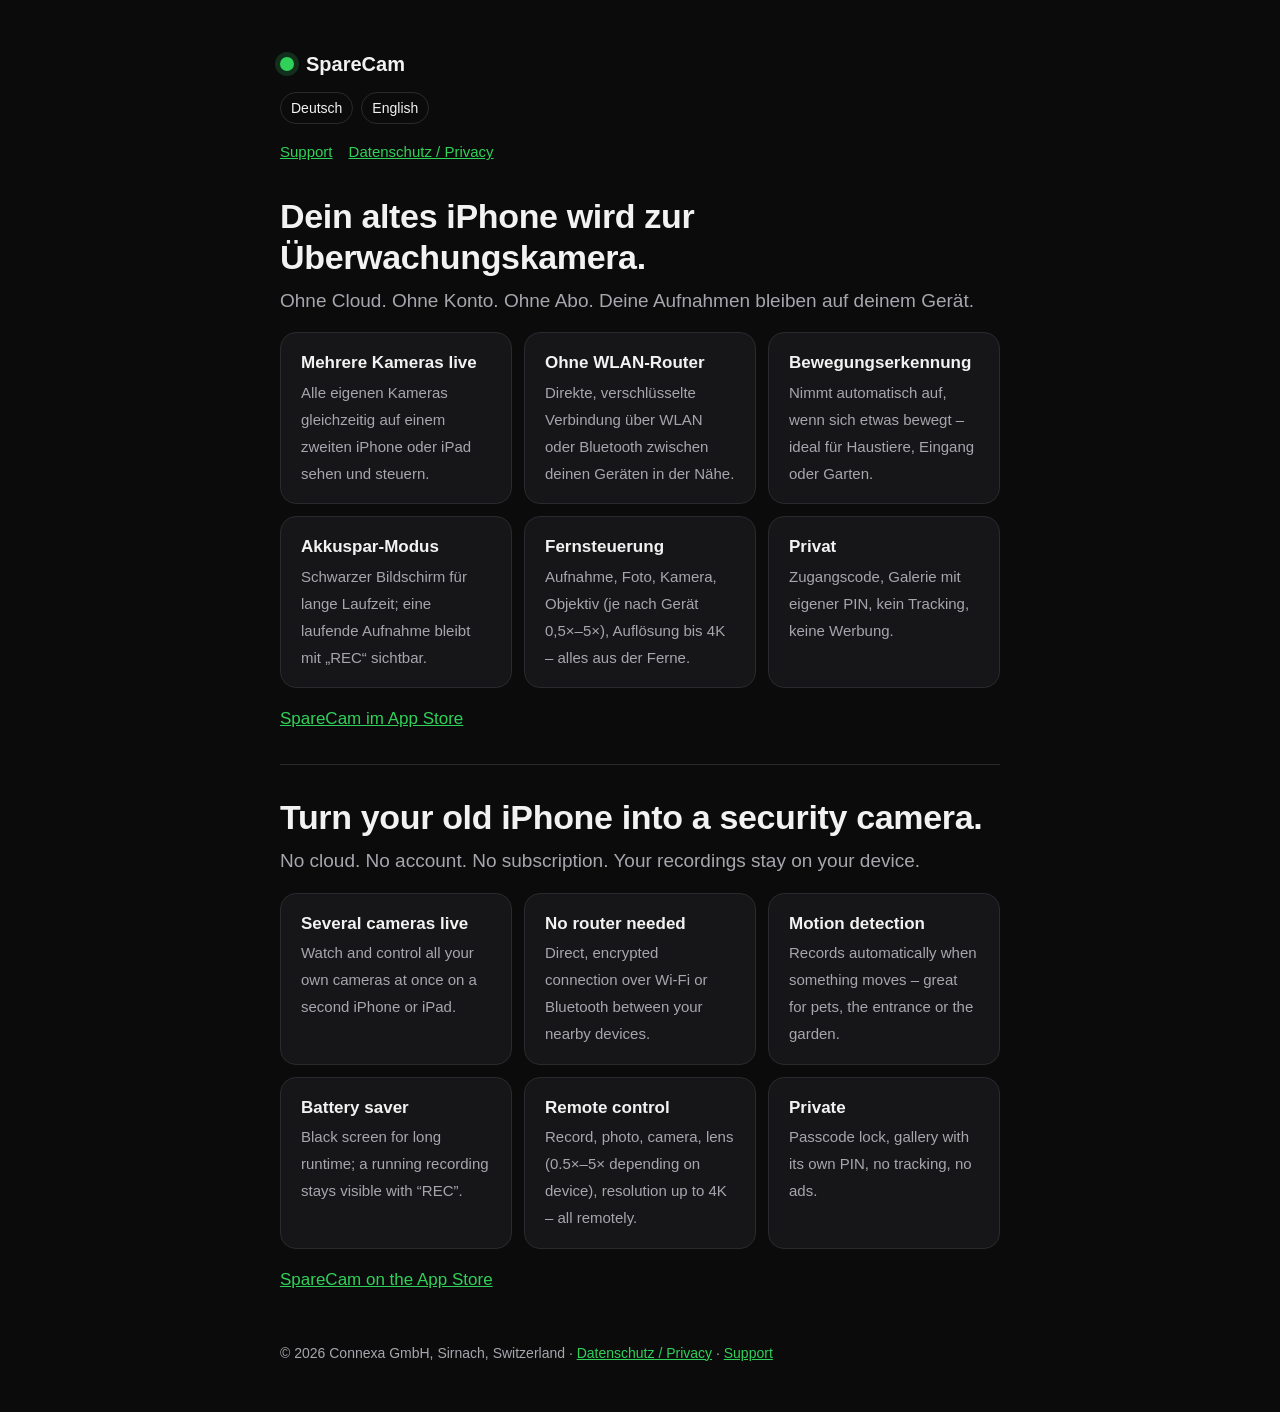
<file: index.html>
<!doctype html>
<html lang="de">
<head>
<meta charset="utf-8">
<meta name="viewport" content="width=device-width, initial-scale=1">
<title>SpareCam – Überwachungskamera aus deinem alten iPhone</title>
<meta name="description" content="SpareCam macht aus einem alten iPhone oder iPad eine Überwachungs- und Haustierkamera. Ohne Cloud, ohne Konto, ohne Abo.">
<link rel="stylesheet" href="style.css">
</head>
<body>
<header>
  <div class="brand"><span class="dot"></span>SpareCam</div>
  <div class="lang"><a href="#de">Deutsch</a><a href="#en">English</a></div>
  <nav><a href="support.html">Support</a><a href="privacy.html">Datenschutz / Privacy</a></nav>
</header>
<main>
<section id="de">
  <h1>Dein altes iPhone wird zur Überwachungskamera.</h1>
  <p class="lede">Ohne Cloud. Ohne Konto. Ohne Abo. Deine Aufnahmen bleiben auf deinem Gerät.</p>
  <div class="grid">
    <div class="card"><b>Mehrere Kameras live</b><span class="muted">Alle eigenen Kameras gleichzeitig auf einem zweiten iPhone oder iPad sehen und steuern.</span></div>
    <div class="card"><b>Ohne WLAN-Router</b><span class="muted">Direkte, verschlüsselte Verbindung über WLAN oder Bluetooth zwischen deinen Geräten in der Nähe.</span></div>
    <div class="card"><b>Bewegungserkennung</b><span class="muted">Nimmt automatisch auf, wenn sich etwas bewegt – ideal für Haustiere, Eingang oder Garten.</span></div>
    <div class="card"><b>Akkuspar-Modus</b><span class="muted">Schwarzer Bildschirm für lange Laufzeit; eine laufende Aufnahme bleibt mit „REC“ sichtbar.</span></div>
    <div class="card"><b>Fernsteuerung</b><span class="muted">Aufnahme, Foto, Kamera, Objektiv (je nach Gerät 0,5×–5×), Auflösung bis 4K – alles aus der Ferne.</span></div>
    <div class="card"><b>Privat</b><span class="muted">Zugangscode, Galerie mit eigener PIN, kein Tracking, keine Werbung.</span></div>
  </div>
  <p><a href="https://apps.apple.com/app/id6831647697">SpareCam im App Store</a></p>
</section>
<section id="en" class="l">
  <h1>Turn your old iPhone into a security camera.</h1>
  <p class="lede">No cloud. No account. No subscription. Your recordings stay on your device.</p>
  <div class="grid">
    <div class="card"><b>Several cameras live</b><span class="muted">Watch and control all your own cameras at once on a second iPhone or iPad.</span></div>
    <div class="card"><b>No router needed</b><span class="muted">Direct, encrypted connection over Wi-Fi or Bluetooth between your nearby devices.</span></div>
    <div class="card"><b>Motion detection</b><span class="muted">Records automatically when something moves – great for pets, the entrance or the garden.</span></div>
    <div class="card"><b>Battery saver</b><span class="muted">Black screen for long runtime; a running recording stays visible with “REC”.</span></div>
    <div class="card"><b>Remote control</b><span class="muted">Record, photo, camera, lens (0.5×–5× depending on device), resolution up to 4K – all remotely.</span></div>
    <div class="card"><b>Private</b><span class="muted">Passcode lock, gallery with its own PIN, no tracking, no ads.</span></div>
  </div>
  <p><a href="https://apps.apple.com/app/id6831647697">SpareCam on the App Store</a></p>
</section>
</main>
<footer>© 2026 Connexa GmbH, Sirnach, Switzerland · <a href="privacy.html">Datenschutz / Privacy</a> · <a href="support.html">Support</a></footer>
</body>
</html>
</file>
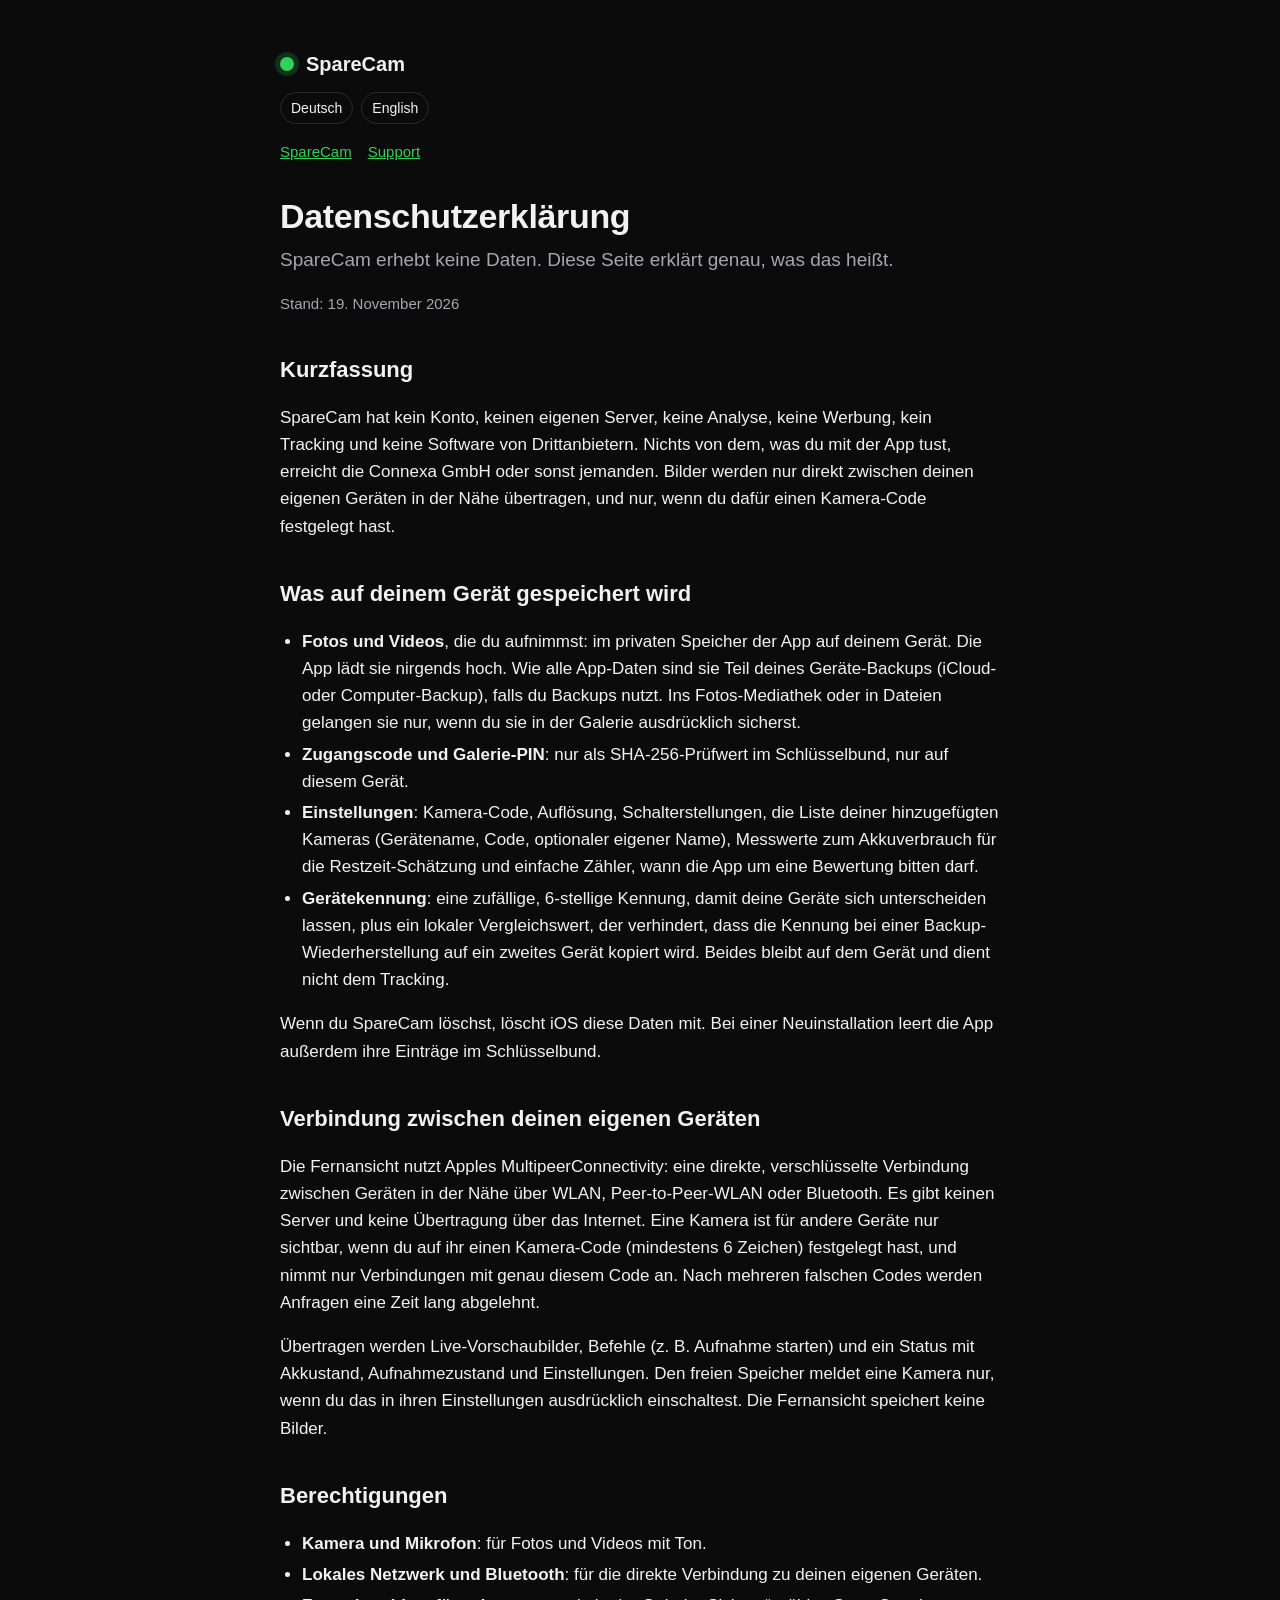
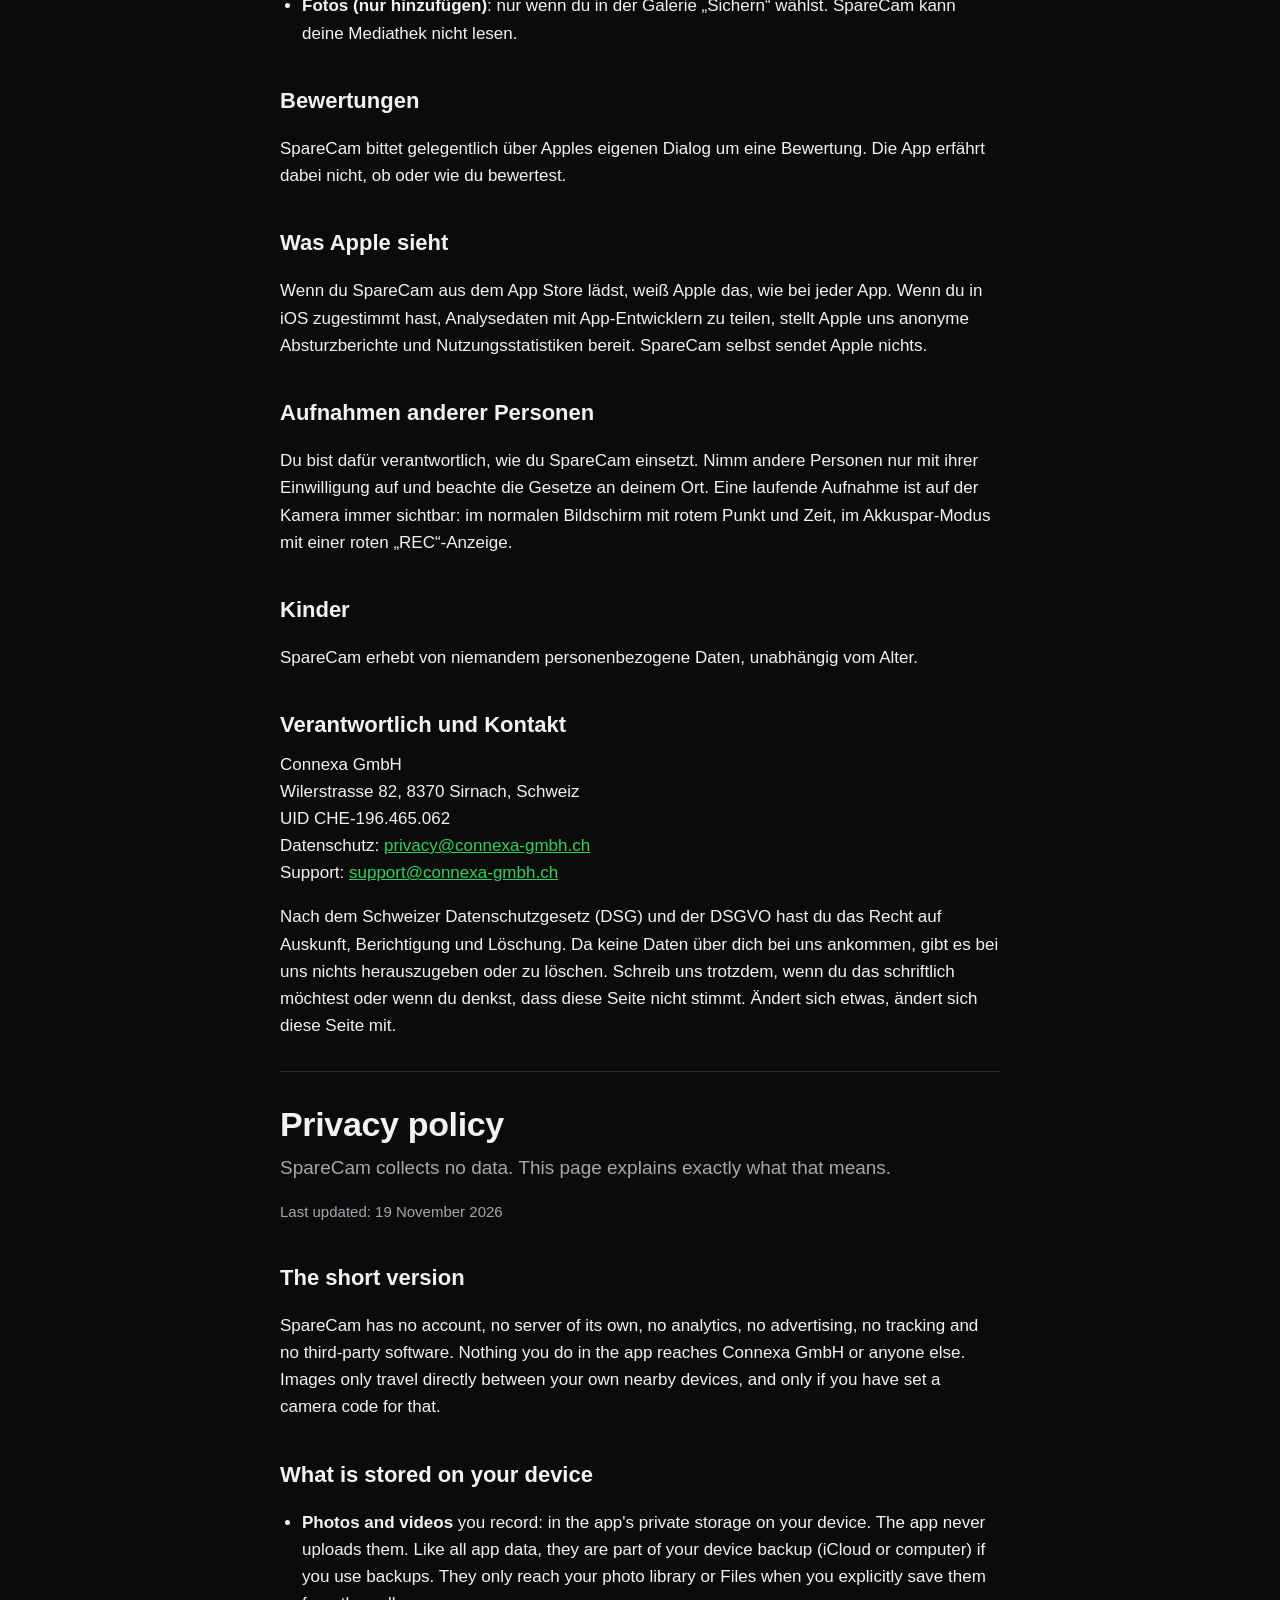
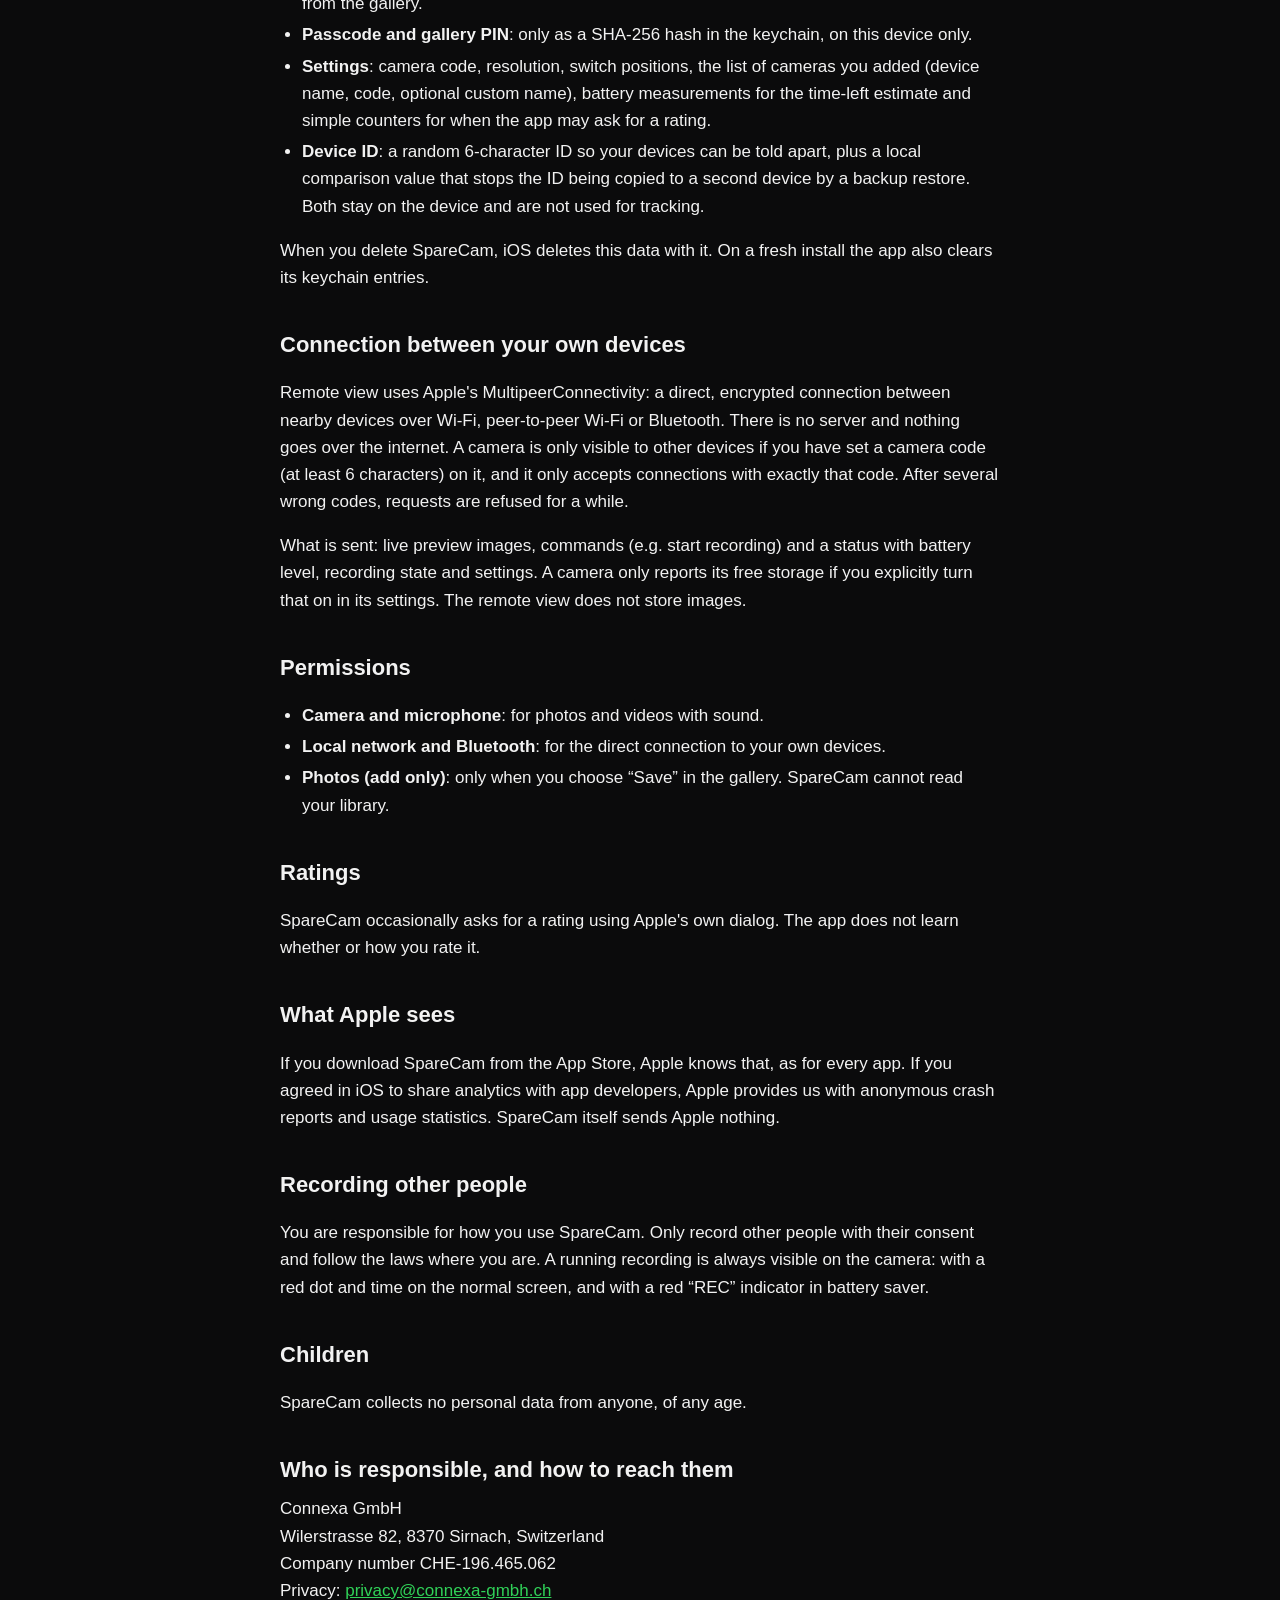
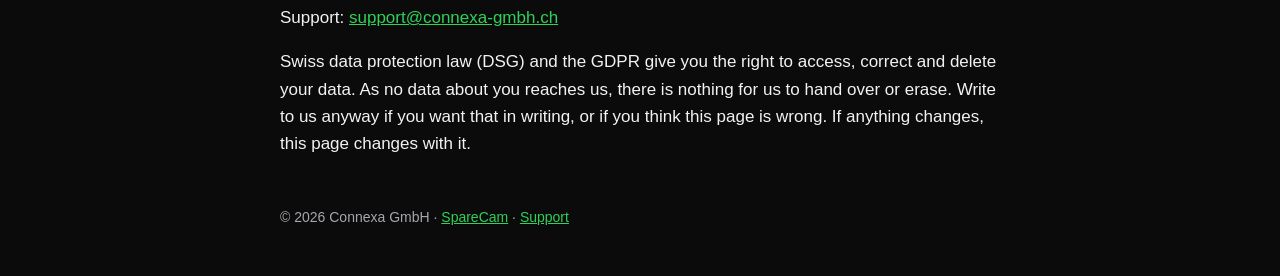
<file: privacy.html>
<!doctype html>
<html lang="de">
<head>
<meta charset="utf-8">
<meta name="viewport" content="width=device-width, initial-scale=1">
<title>SpareCam – Datenschutz / Privacy</title>
<meta name="description" content="SpareCam erhebt keine Daten. Diese Seite erklärt genau, was das heißt.">
<link rel="stylesheet" href="style.css">
</head>
<body>
<header>
  <div class="brand"><span class="dot"></span>SpareCam</div>
  <div class="lang"><a href="#de">Deutsch</a><a href="#en">English</a></div>
  <nav><a href="index.html">SpareCam</a><a href="support.html">Support</a></nav>
</header>
<main>
<section id="de">
  <h1>Datenschutzerklärung</h1>
  <p class="lede">SpareCam erhebt keine Daten. Diese Seite erklärt genau, was das heißt.</p>
  <p class="muted">Stand: 19. November 2026</p>

  <h2>Kurzfassung</h2>
  <p>SpareCam hat kein Konto, keinen eigenen Server, keine Analyse, keine Werbung, kein Tracking und keine Software von Drittanbietern. Nichts von dem, was du mit der App tust, erreicht die Connexa GmbH oder sonst jemanden. Bilder werden nur direkt zwischen deinen eigenen Geräten in der Nähe übertragen, und nur, wenn du dafür einen Kamera-Code festgelegt hast.</p>

  <h2>Was auf deinem Gerät gespeichert wird</h2>
  <ul>
    <li><b>Fotos und Videos</b>, die du aufnimmst: im privaten Speicher der App auf deinem Gerät. Die App lädt sie nirgends hoch. Wie alle App-Daten sind sie Teil deines Geräte-Backups (iCloud- oder Computer-Backup), falls du Backups nutzt. Ins Fotos-Mediathek oder in Dateien gelangen sie nur, wenn du sie in der Galerie ausdrücklich sicherst.</li>
    <li><b>Zugangscode und Galerie-PIN</b>: nur als SHA-256-Prüfwert im Schlüsselbund, nur auf diesem Gerät.</li>
    <li><b>Einstellungen</b>: Kamera-Code, Auflösung, Schalterstellungen, die Liste deiner hinzugefügten Kameras (Gerätename, Code, optionaler eigener Name), Messwerte zum Akkuverbrauch für die Restzeit-Schätzung und einfache Zähler, wann die App um eine Bewertung bitten darf.</li>
    <li><b>Gerätekennung</b>: eine zufällige, 6-stellige Kennung, damit deine Geräte sich unterscheiden lassen, plus ein lokaler Vergleichswert, der verhindert, dass die Kennung bei einer Backup-Wiederherstellung auf ein zweites Gerät kopiert wird. Beides bleibt auf dem Gerät und dient nicht dem Tracking.</li>
  </ul>
  <p>Wenn du SpareCam löschst, löscht iOS diese Daten mit. Bei einer Neuinstallation leert die App außerdem ihre Einträge im Schlüsselbund.</p>

  <h2>Verbindung zwischen deinen eigenen Geräten</h2>
  <p>Die Fernansicht nutzt Apples MultipeerConnectivity: eine direkte, verschlüsselte Verbindung zwischen Geräten in der Nähe über WLAN, Peer-to-Peer-WLAN oder Bluetooth. Es gibt keinen Server und keine Übertragung über das Internet. Eine Kamera ist für andere Geräte nur sichtbar, wenn du auf ihr einen Kamera-Code (mindestens 6 Zeichen) festgelegt hast, und nimmt nur Verbindungen mit genau diesem Code an. Nach mehreren falschen Codes werden Anfragen eine Zeit lang abgelehnt.</p>
  <p>Übertragen werden Live-Vorschaubilder, Befehle (z.&nbsp;B. Aufnahme starten) und ein Status mit Akkustand, Aufnahmezustand und Einstellungen. Den freien Speicher meldet eine Kamera nur, wenn du das in ihren Einstellungen ausdrücklich einschaltest. Die Fernansicht speichert keine Bilder.</p>

  <h2>Berechtigungen</h2>
  <ul>
    <li><b>Kamera und Mikrofon</b>: für Fotos und Videos mit Ton.</li>
    <li><b>Lokales Netzwerk und Bluetooth</b>: für die direkte Verbindung zu deinen eigenen Geräten.</li>
    <li><b>Fotos (nur hinzufügen)</b>: nur wenn du in der Galerie „Sichern“ wählst. SpareCam kann deine Mediathek nicht lesen.</li>
  </ul>

  <h2>Bewertungen</h2>
  <p>SpareCam bittet gelegentlich über Apples eigenen Dialog um eine Bewertung. Die App erfährt dabei nicht, ob oder wie du bewertest.</p>

  <h2>Was Apple sieht</h2>
  <p>Wenn du SpareCam aus dem App Store lädst, weiß Apple das, wie bei jeder App. Wenn du in iOS zugestimmt hast, Analysedaten mit App-Entwicklern zu teilen, stellt Apple uns anonyme Absturzberichte und Nutzungsstatistiken bereit. SpareCam selbst sendet Apple nichts.</p>

  <h2>Aufnahmen anderer Personen</h2>
  <p>Du bist dafür verantwortlich, wie du SpareCam einsetzt. Nimm andere Personen nur mit ihrer Einwilligung auf und beachte die Gesetze an deinem Ort. Eine laufende Aufnahme ist auf der Kamera immer sichtbar: im normalen Bildschirm mit rotem Punkt und Zeit, im Akkuspar-Modus mit einer roten „REC“-Anzeige.</p>

  <h2>Kinder</h2>
  <p>SpareCam erhebt von niemandem personenbezogene Daten, unabhängig vom Alter.</p>

  <h2>Verantwortlich und Kontakt</h2>
  <address>Connexa GmbH<br>Wilerstrasse 82, 8370 Sirnach, Schweiz<br>UID CHE-196.465.062<br>Datenschutz: <a href="mailto:privacy@connexa-gmbh.ch">privacy@connexa-gmbh.ch</a><br>Support: <a href="mailto:support@connexa-gmbh.ch">support@connexa-gmbh.ch</a></address>
  <p>Nach dem Schweizer Datenschutzgesetz (DSG) und der DSGVO hast du das Recht auf Auskunft, Berichtigung und Löschung. Da keine Daten über dich bei uns ankommen, gibt es bei uns nichts herauszugeben oder zu löschen. Schreib uns trotzdem, wenn du das schriftlich möchtest oder wenn du denkst, dass diese Seite nicht stimmt. Ändert sich etwas, ändert sich diese Seite mit.</p>
</section>

<section id="en" class="l">
  <h1>Privacy policy</h1>
  <p class="lede">SpareCam collects no data. This page explains exactly what that means.</p>
  <p class="muted">Last updated: 19 November 2026</p>

  <h2>The short version</h2>
  <p>SpareCam has no account, no server of its own, no analytics, no advertising, no tracking and no third-party software. Nothing you do in the app reaches Connexa GmbH or anyone else. Images only travel directly between your own nearby devices, and only if you have set a camera code for that.</p>

  <h2>What is stored on your device</h2>
  <ul>
    <li><b>Photos and videos</b> you record: in the app's private storage on your device. The app never uploads them. Like all app data, they are part of your device backup (iCloud or computer) if you use backups. They only reach your photo library or Files when you explicitly save them from the gallery.</li>
    <li><b>Passcode and gallery PIN</b>: only as a SHA-256 hash in the keychain, on this device only.</li>
    <li><b>Settings</b>: camera code, resolution, switch positions, the list of cameras you added (device name, code, optional custom name), battery measurements for the time-left estimate and simple counters for when the app may ask for a rating.</li>
    <li><b>Device ID</b>: a random 6-character ID so your devices can be told apart, plus a local comparison value that stops the ID being copied to a second device by a backup restore. Both stay on the device and are not used for tracking.</li>
  </ul>
  <p>When you delete SpareCam, iOS deletes this data with it. On a fresh install the app also clears its keychain entries.</p>

  <h2>Connection between your own devices</h2>
  <p>Remote view uses Apple's MultipeerConnectivity: a direct, encrypted connection between nearby devices over Wi-Fi, peer-to-peer Wi-Fi or Bluetooth. There is no server and nothing goes over the internet. A camera is only visible to other devices if you have set a camera code (at least 6 characters) on it, and it only accepts connections with exactly that code. After several wrong codes, requests are refused for a while.</p>
  <p>What is sent: live preview images, commands (e.g. start recording) and a status with battery level, recording state and settings. A camera only reports its free storage if you explicitly turn that on in its settings. The remote view does not store images.</p>

  <h2>Permissions</h2>
  <ul>
    <li><b>Camera and microphone</b>: for photos and videos with sound.</li>
    <li><b>Local network and Bluetooth</b>: for the direct connection to your own devices.</li>
    <li><b>Photos (add only)</b>: only when you choose “Save” in the gallery. SpareCam cannot read your library.</li>
  </ul>

  <h2>Ratings</h2>
  <p>SpareCam occasionally asks for a rating using Apple's own dialog. The app does not learn whether or how you rate it.</p>

  <h2>What Apple sees</h2>
  <p>If you download SpareCam from the App Store, Apple knows that, as for every app. If you agreed in iOS to share analytics with app developers, Apple provides us with anonymous crash reports and usage statistics. SpareCam itself sends Apple nothing.</p>

  <h2>Recording other people</h2>
  <p>You are responsible for how you use SpareCam. Only record other people with their consent and follow the laws where you are. A running recording is always visible on the camera: with a red dot and time on the normal screen, and with a red “REC” indicator in battery saver.</p>

  <h2>Children</h2>
  <p>SpareCam collects no personal data from anyone, of any age.</p>

  <h2>Who is responsible, and how to reach them</h2>
  <address>Connexa GmbH<br>Wilerstrasse 82, 8370 Sirnach, Switzerland<br>Company number CHE-196.465.062<br>Privacy: <a href="mailto:privacy@connexa-gmbh.ch">privacy@connexa-gmbh.ch</a><br>Support: <a href="mailto:support@connexa-gmbh.ch">support@connexa-gmbh.ch</a></address>
  <p>Swiss data protection law (DSG) and the GDPR give you the right to access, correct and delete your data. As no data about you reaches us, there is nothing for us to hand over or erase. Write to us anyway if you want that in writing, or if you think this page is wrong. If anything changes, this page changes with it.</p>
</section>
</main>
<footer>© 2026 Connexa GmbH · <a href="index.html">SpareCam</a> · <a href="support.html">Support</a></footer>
</body>
</html>
</file>
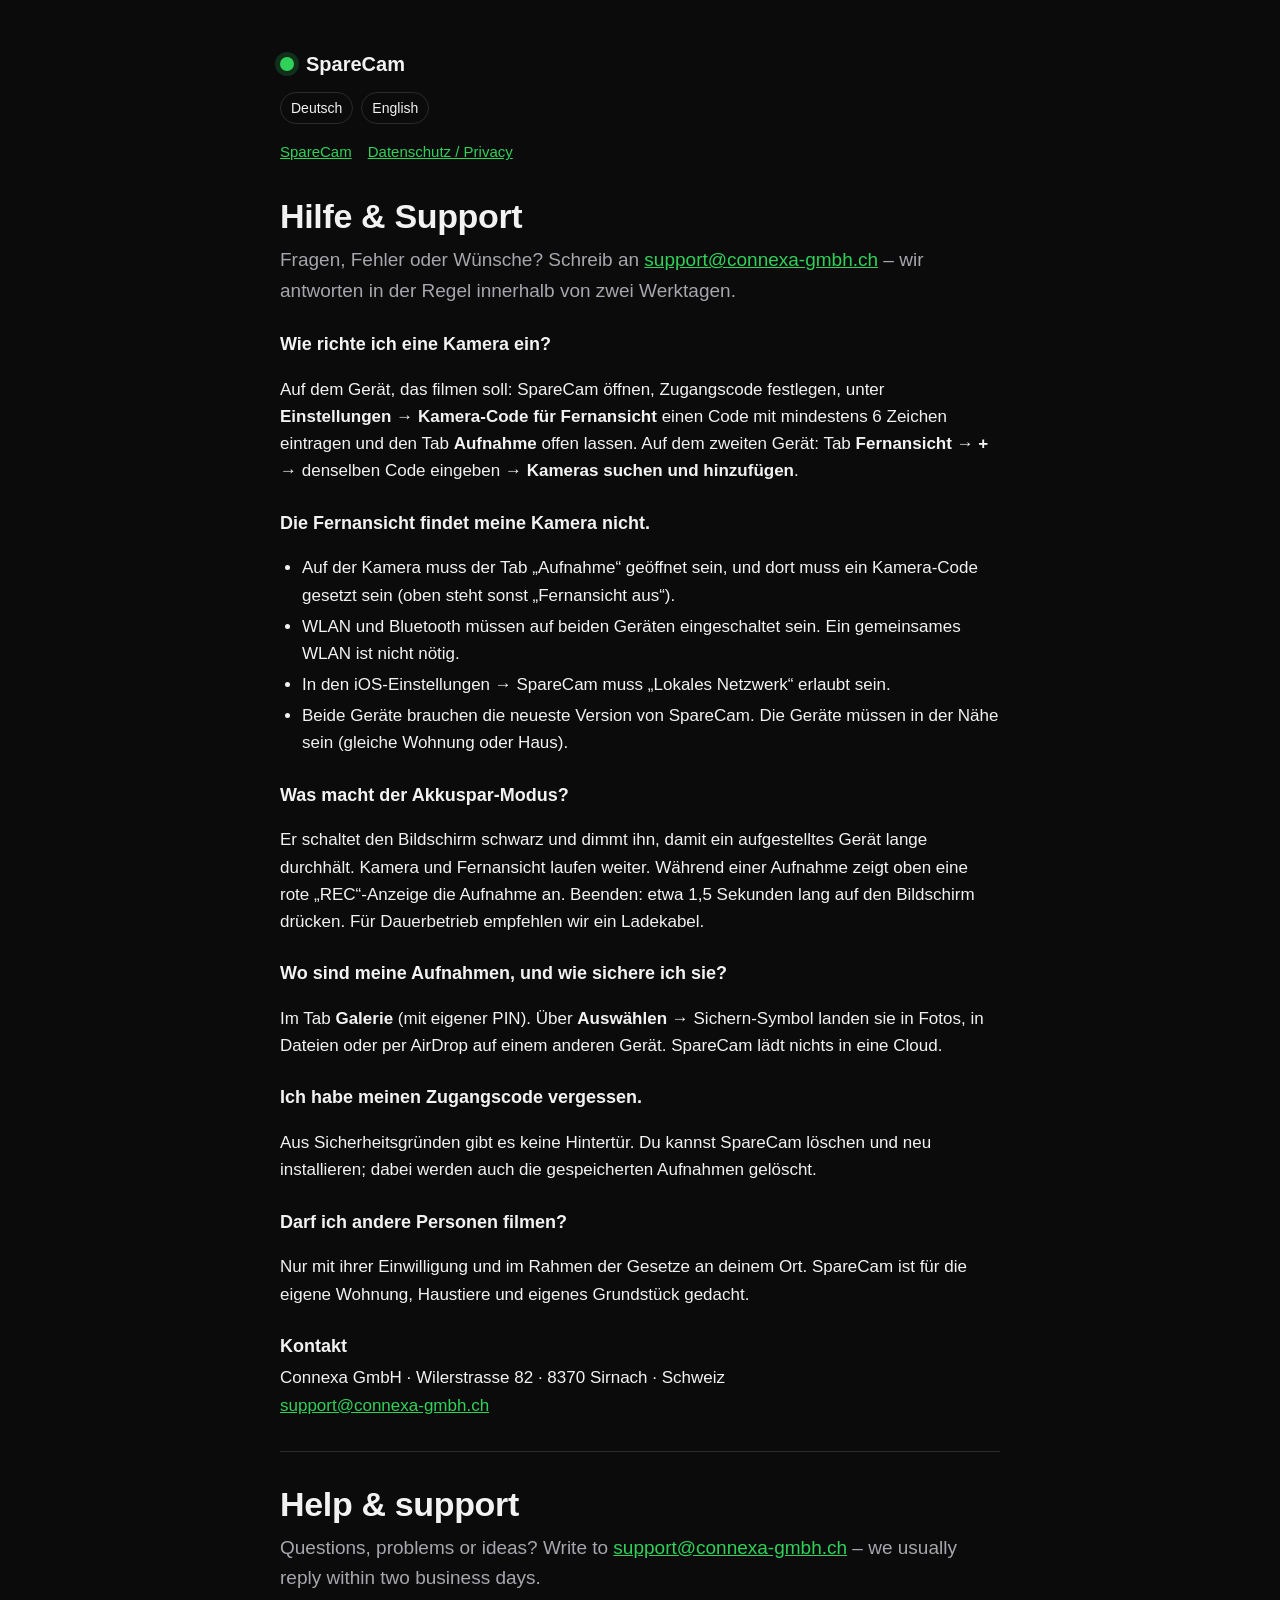
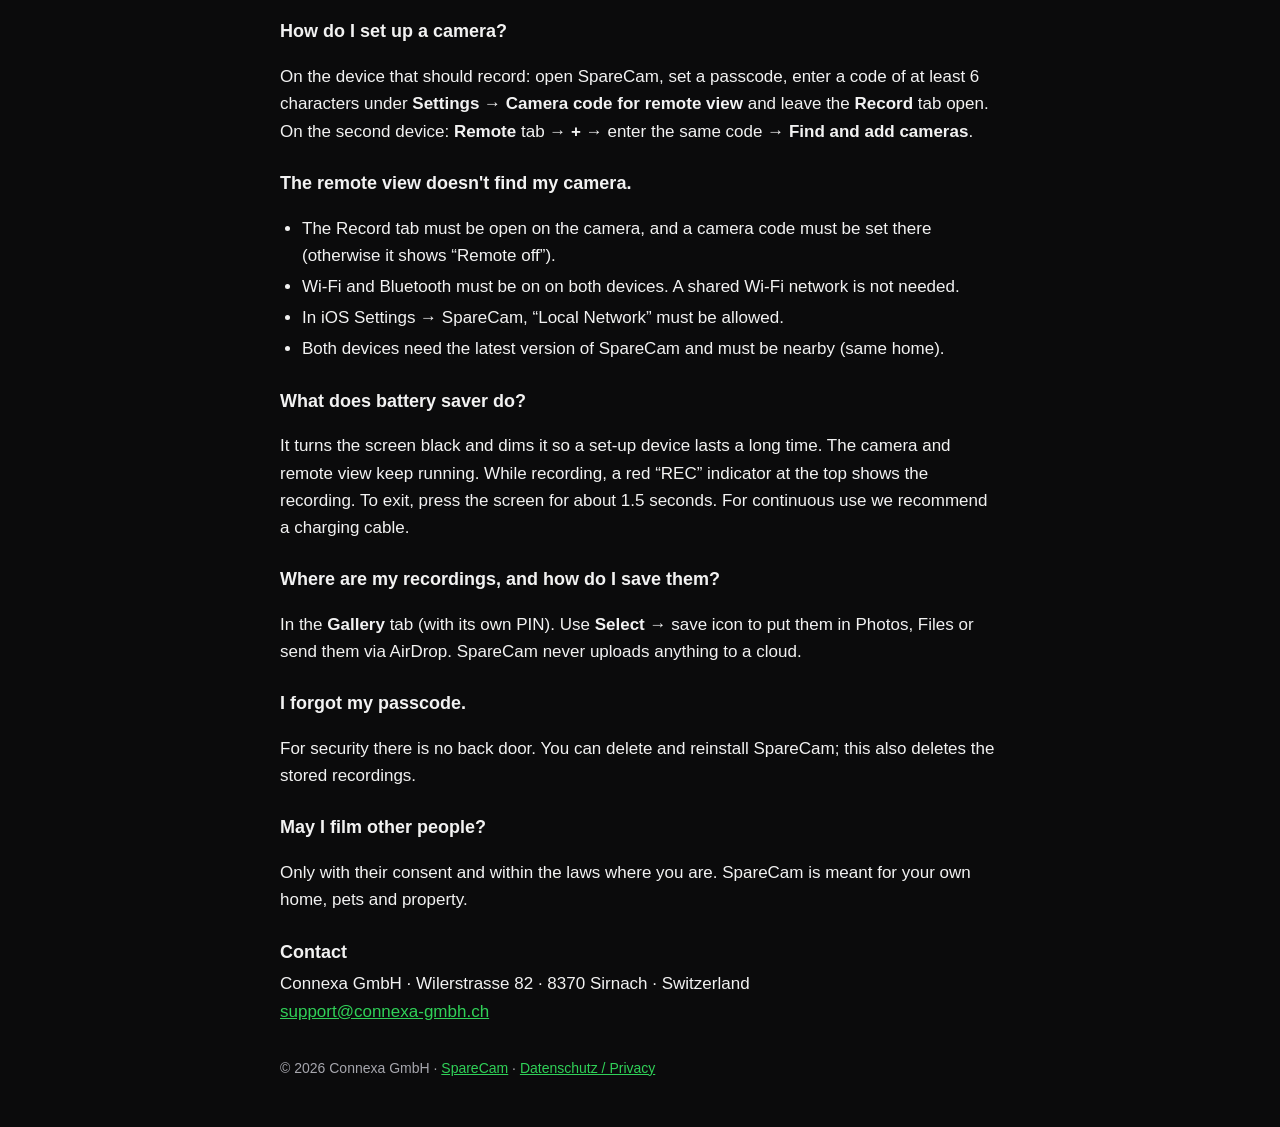
<file: support.html>
<!doctype html>
<html lang="de">
<head>
<meta charset="utf-8">
<meta name="viewport" content="width=device-width, initial-scale=1">
<title>SpareCam – Hilfe & Support</title>
<meta name="description" content="Antworten zu SpareCam: Kamera einrichten, Fernansicht verbinden, Akkuspar-Modus, Aufnahmen sichern.">
<link rel="stylesheet" href="style.css">
</head>
<body>
<header>
  <div class="brand"><span class="dot"></span>SpareCam</div>
  <div class="lang"><a href="#de">Deutsch</a><a href="#en">English</a></div>
  <nav><a href="index.html">SpareCam</a><a href="privacy.html">Datenschutz / Privacy</a></nav>
</header>
<main>
<section id="de">
  <h1>Hilfe &amp; Support</h1>
  <p class="lede">Fragen, Fehler oder Wünsche? Schreib an <a href="mailto:support@connexa-gmbh.ch">support@connexa-gmbh.ch</a> – wir antworten in der Regel innerhalb von zwei Werktagen.</p>

  <h3>Wie richte ich eine Kamera ein?</h3>
  <p>Auf dem Gerät, das filmen soll: SpareCam öffnen, Zugangscode festlegen, unter <b>Einstellungen → Kamera-Code für Fernansicht</b> einen Code mit mindestens 6 Zeichen eintragen und den Tab <b>Aufnahme</b> offen lassen. Auf dem zweiten Gerät: Tab <b>Fernansicht</b> → <b>+</b> → denselben Code eingeben → <b>Kameras suchen und hinzufügen</b>.</p>

  <h3>Die Fernansicht findet meine Kamera nicht.</h3>
  <ul>
    <li>Auf der Kamera muss der Tab „Aufnahme“ geöffnet sein, und dort muss ein Kamera-Code gesetzt sein (oben steht sonst „Fernansicht aus“).</li>
    <li>WLAN und Bluetooth müssen auf beiden Geräten eingeschaltet sein. Ein gemeinsames WLAN ist nicht nötig.</li>
    <li>In den iOS-Einstellungen → SpareCam muss „Lokales Netzwerk“ erlaubt sein.</li>
    <li>Beide Geräte brauchen die neueste Version von SpareCam. Die Geräte müssen in der Nähe sein (gleiche Wohnung oder Haus).</li>
  </ul>

  <h3>Was macht der Akkuspar-Modus?</h3>
  <p>Er schaltet den Bildschirm schwarz und dimmt ihn, damit ein aufgestelltes Gerät lange durchhält. Kamera und Fernansicht laufen weiter. Während einer Aufnahme zeigt oben eine rote „REC“-Anzeige die Aufnahme an. Beenden: etwa 1,5 Sekunden lang auf den Bildschirm drücken. Für Dauerbetrieb empfehlen wir ein Ladekabel.</p>

  <h3>Wo sind meine Aufnahmen, und wie sichere ich sie?</h3>
  <p>Im Tab <b>Galerie</b> (mit eigener PIN). Über <b>Auswählen</b> → Sichern-Symbol landen sie in Fotos, in Dateien oder per AirDrop auf einem anderen Gerät. SpareCam lädt nichts in eine Cloud.</p>

  <h3>Ich habe meinen Zugangscode vergessen.</h3>
  <p>Aus Sicherheitsgründen gibt es keine Hintertür. Du kannst SpareCam löschen und neu installieren; dabei werden auch die gespeicherten Aufnahmen gelöscht.</p>

  <h3>Darf ich andere Personen filmen?</h3>
  <p>Nur mit ihrer Einwilligung und im Rahmen der Gesetze an deinem Ort. SpareCam ist für die eigene Wohnung, Haustiere und eigenes Grundstück gedacht.</p>

  <h3>Kontakt</h3>
  <address>Connexa GmbH · Wilerstrasse 82 · 8370 Sirnach · Schweiz<br><a href="mailto:support@connexa-gmbh.ch">support@connexa-gmbh.ch</a></address>
</section>

<section id="en" class="l">
  <h1>Help &amp; support</h1>
  <p class="lede">Questions, problems or ideas? Write to <a href="mailto:support@connexa-gmbh.ch">support@connexa-gmbh.ch</a> – we usually reply within two business days.</p>

  <h3>How do I set up a camera?</h3>
  <p>On the device that should record: open SpareCam, set a passcode, enter a code of at least 6 characters under <b>Settings → Camera code for remote view</b> and leave the <b>Record</b> tab open. On the second device: <b>Remote</b> tab → <b>+</b> → enter the same code → <b>Find and add cameras</b>.</p>

  <h3>The remote view doesn't find my camera.</h3>
  <ul>
    <li>The Record tab must be open on the camera, and a camera code must be set there (otherwise it shows “Remote off”).</li>
    <li>Wi-Fi and Bluetooth must be on on both devices. A shared Wi-Fi network is not needed.</li>
    <li>In iOS Settings → SpareCam, “Local Network” must be allowed.</li>
    <li>Both devices need the latest version of SpareCam and must be nearby (same home).</li>
  </ul>

  <h3>What does battery saver do?</h3>
  <p>It turns the screen black and dims it so a set-up device lasts a long time. The camera and remote view keep running. While recording, a red “REC” indicator at the top shows the recording. To exit, press the screen for about 1.5 seconds. For continuous use we recommend a charging cable.</p>

  <h3>Where are my recordings, and how do I save them?</h3>
  <p>In the <b>Gallery</b> tab (with its own PIN). Use <b>Select</b> → save icon to put them in Photos, Files or send them via AirDrop. SpareCam never uploads anything to a cloud.</p>

  <h3>I forgot my passcode.</h3>
  <p>For security there is no back door. You can delete and reinstall SpareCam; this also deletes the stored recordings.</p>

  <h3>May I film other people?</h3>
  <p>Only with their consent and within the laws where you are. SpareCam is meant for your own home, pets and property.</p>

  <h3>Contact</h3>
  <address>Connexa GmbH · Wilerstrasse 82 · 8370 Sirnach · Switzerland<br><a href="mailto:support@connexa-gmbh.ch">support@connexa-gmbh.ch</a></address>
</section>
</main>
<footer>© 2026 Connexa GmbH · <a href="index.html">SpareCam</a> · <a href="privacy.html">Datenschutz / Privacy</a></footer>
</body>
</html>
</file>
<file: style.css>
:root { --bg:#0b0b0c; --card:#161618; --text:#f2f2f2; --muted:#a6a6ad; --accent:#30d158; --line:#2a2a2e; }
* { box-sizing:border-box; }
html { -webkit-text-size-adjust:100%; }
body { margin:0; background:var(--bg); color:var(--text); font:17px/1.6 -apple-system,BlinkMacSystemFont,"SF Pro Text","Segoe UI",Roboto,Helvetica,Arial,sans-serif; }
a { color:var(--accent); }
header, main, footer { max-width:760px; margin:0 auto; padding:0 20px; }
header { padding-top:48px; padding-bottom:8px; }
.brand { display:flex; align-items:center; gap:12px; font-weight:700; font-size:20px; }
.brand .dot { width:14px; height:14px; border-radius:50%; background:var(--accent); box-shadow:0 0 0 5px rgba(48,209,88,.18); }
h1 { font-size:34px; line-height:1.2; margin:24px 0 8px; letter-spacing:-.01em; }
h2 { font-size:22px; margin:36px 0 8px; }
h3 { font-size:18px; margin:24px 0 4px; }
.lede { color:var(--muted); font-size:19px; margin:0 0 16px; }
nav { display:flex; flex-wrap:wrap; gap:16px; margin:16px 0 0; font-size:15px; }
.lang { display:inline-flex; gap:8px; font-size:14px; margin-top:12px; }
.lang a { padding:4px 10px; border:1px solid var(--line); border-radius:999px; text-decoration:none; color:var(--text); }
section.l { border-top:1px solid var(--line); margin-top:32px; padding-top:8px; }
ul { padding-left:22px; }
li { margin:4px 0; }
.card { background:var(--card); border:1px solid var(--line); border-radius:16px; padding:16px 20px; margin:16px 0; }
.grid { display:grid; grid-template-columns:repeat(auto-fit,minmax(220px,1fr)); gap:12px; }
.grid .card { margin:0; }
.card b { display:block; margin-bottom:2px; }
.muted { color:var(--muted); font-size:15px; }
address { font-style:normal; }
footer { padding-top:32px; padding-bottom:48px; color:var(--muted); font-size:14px; }
</file>
